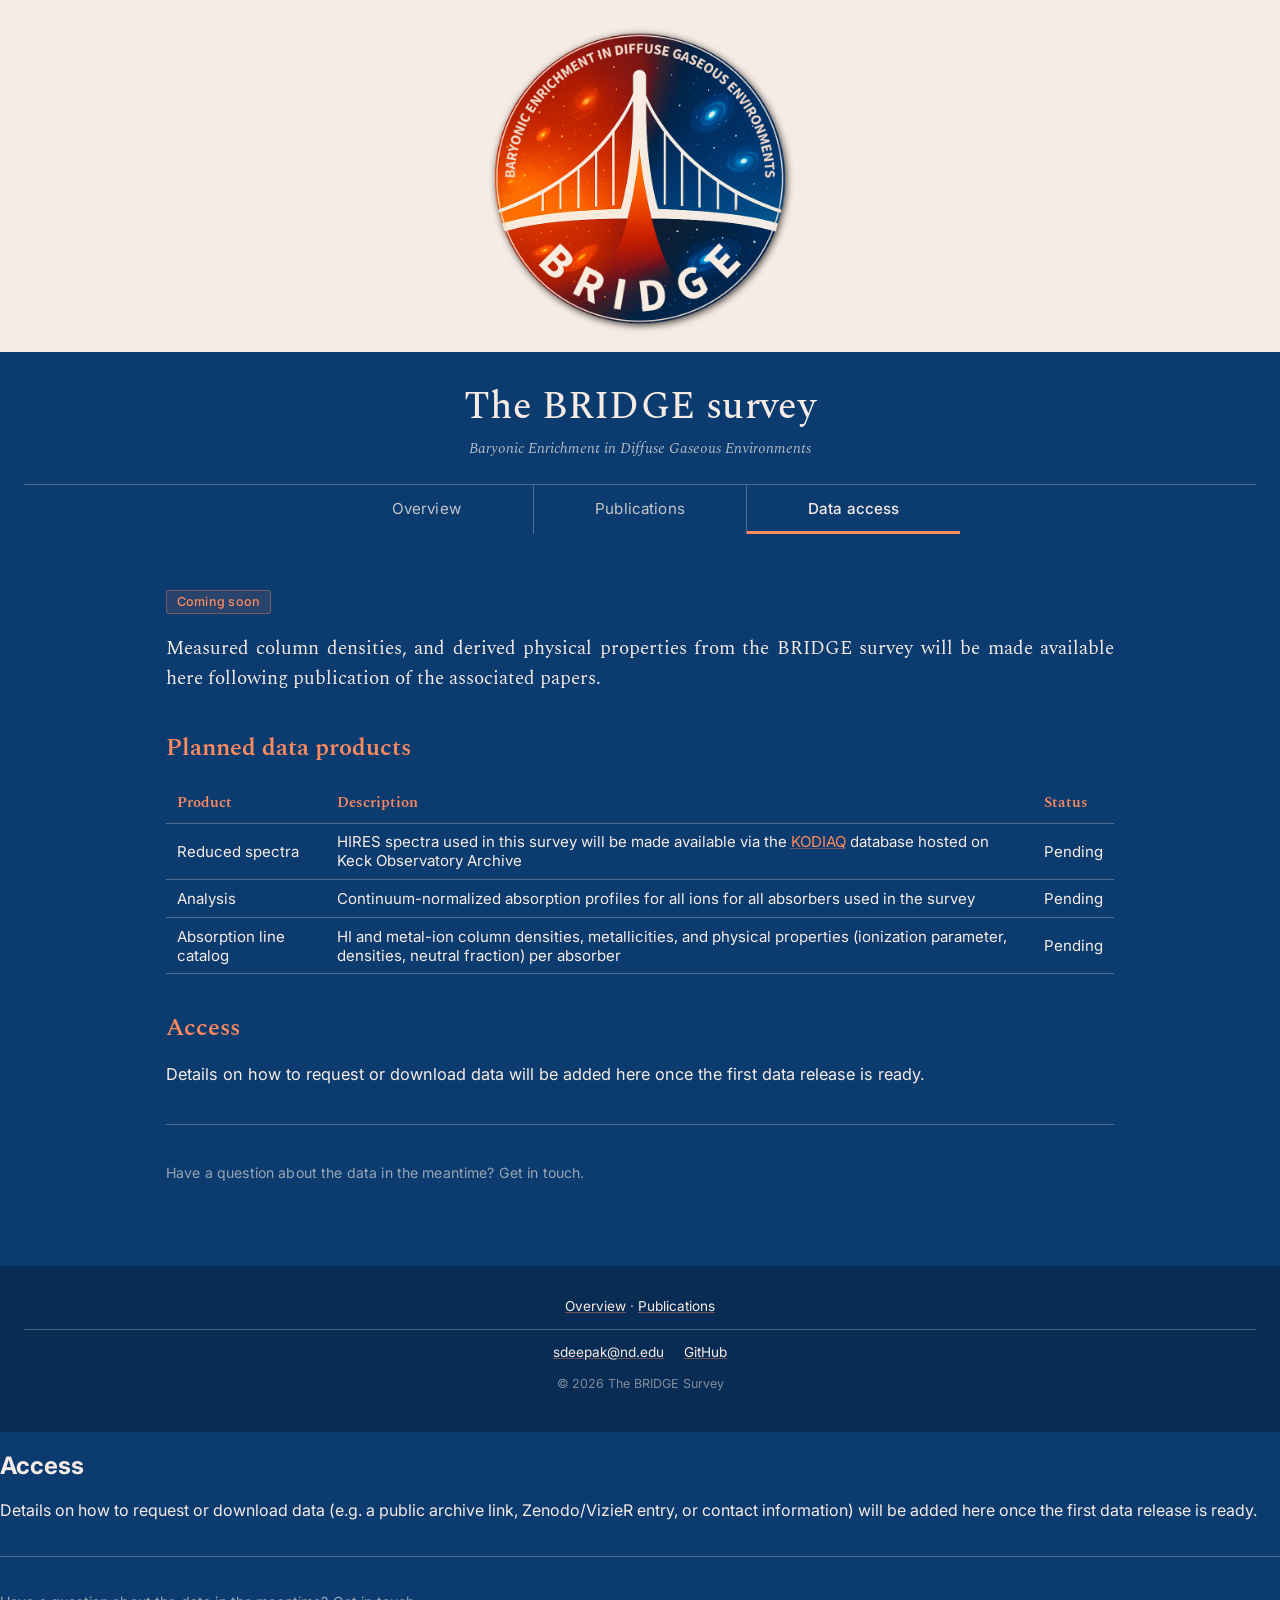
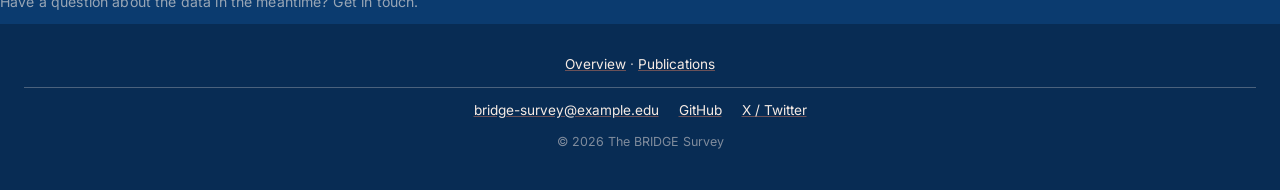
<file: data-access.html>
<!DOCTYPE html>
<html lang="en">
<head>
<meta charset="UTF-8">
<meta name="viewport" content="width=device-width, initial-scale=1.0">
<title>The BRIDGE Survey — Data Access</title>
<link rel="icon" href="assets/logo.png">
<link rel="stylesheet" href="css/style.css">
</head>
<body>

<header class="site-header">
  <div class="hero">
    <img class="hero__logo" src="assets/logo.png" alt="BRIDGE survey logo">
  </div>
  <div class="title-band">
    <h1>The BRIDGE survey</h1>
    <p class="tagline">Baryonic Enrichment in Diffuse Gaseous Environments</p>
    <nav class="tabs" aria-label="Primary">
      <ul>
        <li><a href="index.html">Overview</a></li>
        <li><a href="publications.html">Publications</a></li>
        <li><a href="data-access.html" class="active">Data access</a></li>
      </ul>
    </nav>
  </div>
</header>

<main>
  <div class="panel">

    <span class="status-tag">Coming soon</span>
    <p class="lede">
      Measured column densities, and derived physical
      properties from the BRIDGE survey will be made available here
      following publication of the associated papers.
    </p>

    <h2>Planned data products</h2>
    <table class="data-table">
      <thead>
        <tr>
          <th>Product</th>
          <th>Description</th>
          <th>Status</th>
        </tr>
      </thead>
      <tbody>
        <tr>
          <td>Reduced spectra</td>
          <td>HIRES spectra used in this survey will be made available via the <a href="https://koa.ipac.caltech.edu/applications/KODIAQ/kodiaqDocument.html">KODIAQ</a> database hosted on Keck Observatory Archive</td>
          <td>Pending</td>
        </tr>        
        <tr>
          <td>Analysis</td>
          <td>Continuum-normalized absorption profiles for all ions for all absorbers used in the survey</td>
          <td>Pending</td>
        </tr>
        <tr>
          <td>Absorption line catalog</td>
          <td>HI and metal-ion column densities, metallicities, and physical properties (ionization parameter, densities, neutral fraction) per absorber</td>
          <td>Pending</td>
      </tbody>
    </table>

    <h2>Access</h2>
    <p>
      Details on how to request or download data will be added here
      once the first data release is ready.
    </p>

    <hr class="divider">
    <p class="byline">Have a question about the data in the meantime? Get in touch.</p>

  </div>
</main>

<footer class="site-footer">
  <div class="footer-nav">
    <a href="index.html">Overview</a> &middot; <a href="publications.html">Publications</a>
  </div>
  <div class="footer-contact">
    <a href="mailto:sdeepak@nd.edu">sdeepak@nd.edu</a>
    <a href="https://github.com/sdeepak1997/Bridge/tree/main">GitHub</a>
  </div>
  <p class="footer-copy">&copy; 2026 The BRIDGE Survey</p>
</footer>

</body>
</html>
      </tbody>
    </table>

    <h2>Access</h2>
    <p>
      Details on how to request or download data (e.g. a public archive
      link, Zenodo/VizieR entry, or contact information) will be added here
      once the first data release is ready.
    </p>

    <hr class="divider">
    <p class="byline">Have a question about the data in the meantime? Get in touch.</p>

  </div>
</main>

<footer class="site-footer">
  <div class="footer-nav">
    <a href="index.html">Overview</a> &middot; <a href="publications.html">Publications</a>
  </div>
  <div class="footer-contact">
    <a href="mailto:bridge-survey@example.edu">bridge-survey@example.edu</a>
    <a href="https://github.com/">GitHub</a>
    <a href="https://twitter.com/">X / Twitter</a>
  </div>
  <p class="footer-copy">&copy; 2026 The BRIDGE Survey</p>
</footer>

</body>
</html>
</file>
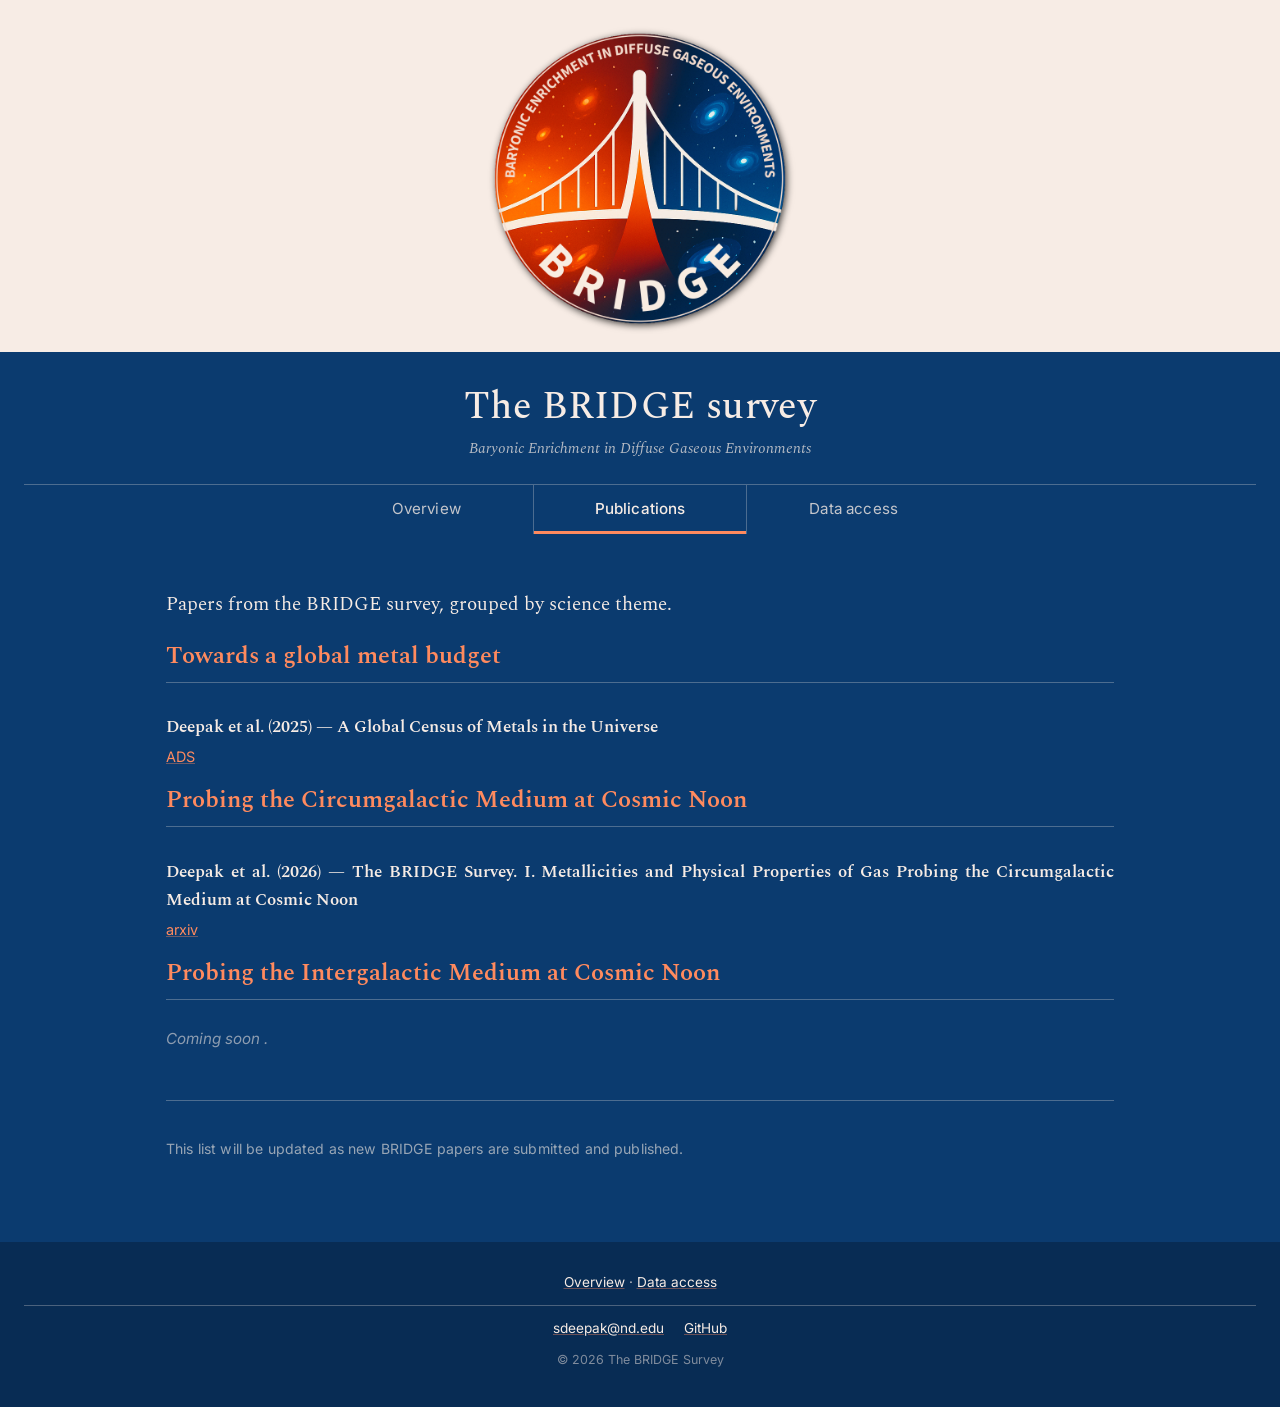
<file: publications.html>
<!DOCTYPE html>
<html lang="en">
<head>
<meta charset="UTF-8">
<meta name="viewport" content="width=device-width, initial-scale=1.0">
<title>The BRIDGE Survey — Publications</title>
<link rel="icon" href="assets/logo.png">
<link rel="stylesheet" href="css/style.css">
</head>
<body>

<header class="site-header">
  <div class="hero">
    <img class="hero__logo" src="assets/logo.png" alt="BRIDGE survey logo">
  </div>
  <div class="title-band">
    <h1>The BRIDGE survey</h1>
    <p class="tagline">Baryonic Enrichment in Diffuse Gaseous Environments</p>
    <nav class="tabs" aria-label="Primary">
      <ul>
        <li><a href="index.html">Overview</a></li>
        <li><a href="publications.html" class="active">Publications</a></li>
        <li><a href="data-access.html">Data access</a></li>
      </ul>
    </nav>
  </div>
</header>

<main>
  <div class="panel">

    <p class="lede">Papers from the BRIDGE survey, grouped by science theme.</p>

    <section class="pub-section">
      <h2>Towards a global metal budget</h2>

      <div class="paper">
        <p class="paper__title">Deepak et al. (2025) &mdash; A Global Census of Metals in the Universe</p>
        <div class="paper__links">
          <a href="https://ui.adsabs.harvard.edu/abs/2025ApJ...987..199D/abstract">ADS</a>
        </div>
      </div>

    </section>

    <section class="pub-section">
      <h2>Probing the Circumgalactic Medium at Cosmic Noon</h2>
      
      <div class="paper">
        <p class="paper__title">Deepak et al. (2026) &mdash; The BRIDGE Survey. I. Metallicities and Physical Properties of Gas Probing the Circumgalactic Medium at Cosmic Noon</p>
        <div class="paper__links">
          <a href="https://arxiv.org/abs/2609.26785">arxiv</a>
        </div>
      </div>  
    </section>

    <section class="pub-section">
      <h2>Probing the Intergalactic Medium at Cosmic Noon</h2>
      <p class="empty-note">Coming soon .</p>
    </section>

    </section>

    <hr class="divider">
    <p class="byline">This list will be updated as new BRIDGE papers are submitted and published.</p>

  </div>
</main>

<footer class="site-footer">
  <div class="footer-nav">
    <a href="index.html">Overview</a> &middot; <a href="data-access.html">Data access</a>
  </div>
  <div class="footer-contact">
    <a href="mailto:sdeepak@nd.edu">sdeepak@nd.edu</a>
    <a href="https://github.com/sdeepak1997/Bridge/tree/main">GitHub</a>
  </div>
  <p class="footer-copy">&copy; 2026 The BRIDGE Survey</p>
</footer>
</footer>

</body>
</html>
</file>
<file: css/style.css>
/* ============================================================
   The BRIDGE Survey — shared stylesheet
   ============================================================ */

@import url('https://fonts.googleapis.com/css2?family=Spectral:ital,wght@0,400;0,500;0,600;1,400&family=Inter:wght@400;500;600&display=swap');

:root {
  --peach:      #F7ECE5;
  --peach-deep: #EFDDD1;
  --navy:       #0B3B6F;
  --navy-deep:  #082C54;
  --navy-card:  rgba(247, 236, 229, 0.06);
  --cream:      #F7ECE5;
  --rust:       #D5401C;
  --rust-deep:  #B93518;
  --accent:     #FF8A5E;  /* lightened rust — readable on navy */
  --ink:        #1B2733;
  --ink-soft:   #48566A;
  --line:       rgba(247, 236, 229, 0.28);

  --serif: 'Spectral', Georgia, 'Times New Roman', serif;
  --sans: 'Inter', -apple-system, BlinkMacSystemFont, 'Segoe UI', sans-serif;
}

* { box-sizing: border-box; }

html { scroll-behavior: smooth; }

body {
  margin: 0;
  font-family: var(--sans);
  color: var(--cream);
  background: var(--navy);
  -webkit-font-smoothing: antialiased;
}

a { color: var(--accent); text-decoration-color: rgba(255, 138, 94, 0.4); }
a:hover { text-decoration-color: var(--accent); }

:focus-visible {
  outline: 2px solid var(--accent);
  outline-offset: 2px;
}

/* ---------------- Header ---------------- */

.site-header { display: block; }

.hero {
  background: var(--peach);
  padding: 1rem 1rem 0.5rem;
  text-align: center;
}

.hero__logo {
  width: 420px;
  height: 420px;
  display: inline-block;
  margin-top: -3rem;
  margin-bottom: -3rem;
}
.title-band {
  background: var(--navy);
  color: var(--cream);
  padding: 1.6rem 1.5rem 0;
  text-align: center;
}

.title-band h1 {
  margin: 0 0 0.15rem;
  font-family: var(--serif);
  font-weight: 500;
  font-size: clamp(1.6rem, 3.2vw, 2.35rem);
  letter-spacing: 0.01em;
  color: var(--cream);
}

.title-band p.tagline {
  margin: 0 0 1.5rem;
  font-size: 0.95rem;
  color: rgba(247, 236, 229, 0.72);
  font-style: italic;
  font-family: var(--serif);
}

nav.tabs {
  display: flex;
  justify-content: center;
  border-top: 1px solid var(--line);
}

nav.tabs ul {
  list-style: none;
  display: flex;
  margin: 0;
  padding: 0;
  max-width: 640px;
  width: 100%;
}

nav.tabs li {
  flex: 1;
  border-left: 1px solid var(--line);
}

nav.tabs li:first-child { border-left: none; }

nav.tabs a {
  display: block;
  text-align: center;
  padding: 0.9rem 0.75rem 0.8rem;
  color: var(--cream);
  text-decoration: none;
  font-size: 0.95rem;
  letter-spacing: 0.01em;
  border-bottom: 3px solid transparent;
  transition: border-color 0.15s ease, opacity 0.15s ease;
  opacity: 0.78;
}

nav.tabs a:hover { opacity: 1; }

nav.tabs a.active {
  opacity: 1;
  border-bottom-color: var(--accent);
  font-weight: 500;
}

/* ---------------- Main content ---------------- */

main {
  max-width: 980px;
  margin: 0 auto;
  padding: 3rem 1rem 4rem;
  background: var(--navy);
}

.panel {
  padding: 0.5rem 0 0;
}

main h2 {
  font-family: var(--serif);
  font-weight: 600;
  font-size: 1.5rem;
  color: var(--accent);
  margin: 2.25rem 0 0.9rem;
}

main h2:first-child { margin-top: 0; }

main h3 {
  font-family: var(--serif);
  font-weight: 600;
  font-size: 1.15rem;
  color: var(--peach);
  margin: 1.8rem 0 0.6rem;
}

main p, main li {
  font-size: 1.02rem;
  line-height: 1.68;
  color: var(--cream);
  text-align: justify;
  hyphens: auto;
}

main p { margin: 0 0 1.1rem; }

main ul, main ol { padding-left: 1.3rem; }

.lede {
  font-family: var(--serif);
  font-size: 1.18rem;
  line-height: 1.6;
  color: var(--peach);
  text-align: justify;
  hyphens: auto;
}

.divider {
  border: none;
  border-top: 1px solid var(--line);
  margin: 2.25rem 0;
}

.byline {
  font-size: 0.88rem;
  color: rgba(247, 236, 229, 0.6);
  letter-spacing: 0.01em;
}

/* ---------------- Publications ---------------- */

.pub-section h2 {
  border-bottom: 1px solid var(--line);
  padding-bottom: 0.5rem;
}

.paper {
  padding: 1rem 0;
  border-bottom: 1px dashed var(--line);
}

.paper:last-child { border-bottom: none; }

.paper__title {
  font-family: var(--serif);
  font-weight: 600;
  font-size: 1.05rem;
  margin: 0 0 0.3rem;
  color: var(--cream);
}

.paper__meta {
  font-size: 0.9rem;
  color: rgba(247, 236, 229, 0.65);
  margin: 0 0 0.4rem;
}

.paper__links a {
  font-size: 0.9rem;
  margin-right: 1rem;
}

.empty-note {
  font-size: 0.95rem;
  color: rgba(247, 236, 229, 0.55);
  font-style: italic;
  padding: 0.75rem 0;
}

.linklist {
  list-style: none;
  padding: 0;
  margin: 0;
}

.linklist li {
  padding: 0.6rem 0;
  border-bottom: 1px dashed var(--line);
}

.linklist li:last-child { border-bottom: none; }

/* ---------------- People panel ---------------- */

.people-panel {
  background: var(--navy-card);
  border: 1px solid var(--line);
  border-radius: 4px;
  padding: 1.75rem clamp(1.25rem, 4vw, 2rem);
  margin-top: 0.5rem;
}

.people-grid {
  display: grid;
  grid-template-columns: repeat(auto-fill, minmax(200px, 1fr));
  gap: 1.5rem 1.25rem;
  margin-top: 1.25rem;
}

.person {
  padding: 0;
}

.person__name {
  font-family: var(--serif);
  font-weight: 600;
  font-size: 1.02rem;
  color: var(--cream);
  margin: 0 0 0.15rem;
}

.person__role {
  font-size: 0.85rem;
  color: var(--accent);
  margin: 0 0 0.15rem;
}

.person__affil {
  font-size: 0.85rem;
  color: rgba(247, 236, 229, 0.6);
  margin: 0;
}

/* ---------------- Data access ---------------- */

.status-tag {
  display: inline-block;
  font-size: 0.78rem;
  font-weight: 500;
  color: var(--accent);
  background: rgba(255, 138, 94, 0.12);
  border: 1px solid rgba(255, 138, 94, 0.35);
  border-radius: 3px;
  padding: 0.2rem 0.6rem;
  margin-bottom: 1.25rem;
  letter-spacing: 0.02em;
}

.data-table {
  width: 100%;
  border-collapse: collapse;
  margin: 1rem 0 1.5rem;
  font-size: 0.94rem;
}

.data-table th, .data-table td {
  text-align: left;
  padding: 0.55rem 0.7rem;
  border-bottom: 1px solid var(--line);
  color: var(--cream);
}

.data-table th {
  font-family: var(--serif);
  color: var(--accent);
  font-weight: 600;
}

/* ---------------- Footer ---------------- */

footer.site-footer {
  background: var(--navy-deep);
  color: rgba(247, 236, 229, 0.75);
  text-align: center;
  padding: 2rem 1.5rem 1.75rem;
  font-size: 0.85rem;
}

footer.site-footer a { color: var(--cream); }

.footer-nav {
  margin-bottom: 0.9rem;
}

.footer-contact {
  display: flex;
  justify-content: center;
  flex-wrap: wrap;
  gap: 0 1.25rem;
  padding-top: 0.9rem;
  margin-top: 0.9rem;
  border-top: 1px solid var(--line);
  font-size: 0.85rem;
}

.footer-copy {
  margin-top: 1rem;
  color: rgba(247, 236, 229, 0.5);
  font-size: 0.78rem;
}

/* ---------------- Responsive ---------------- */

@media (max-width: 560px) {
  .hero { padding: 2.25rem 1rem 1.75rem; }
  .hero__logo { width: 150px; height: 150px; }
  nav.tabs a { font-size: 0.84rem; padding: 0.8rem 0.4rem 0.7rem; }
  main { padding: 2rem 1rem 3rem; }
}

@media (prefers-reduced-motion: reduce) {
  html { scroll-behavior: auto; }
  * { transition: none !important; }
}
</file>
